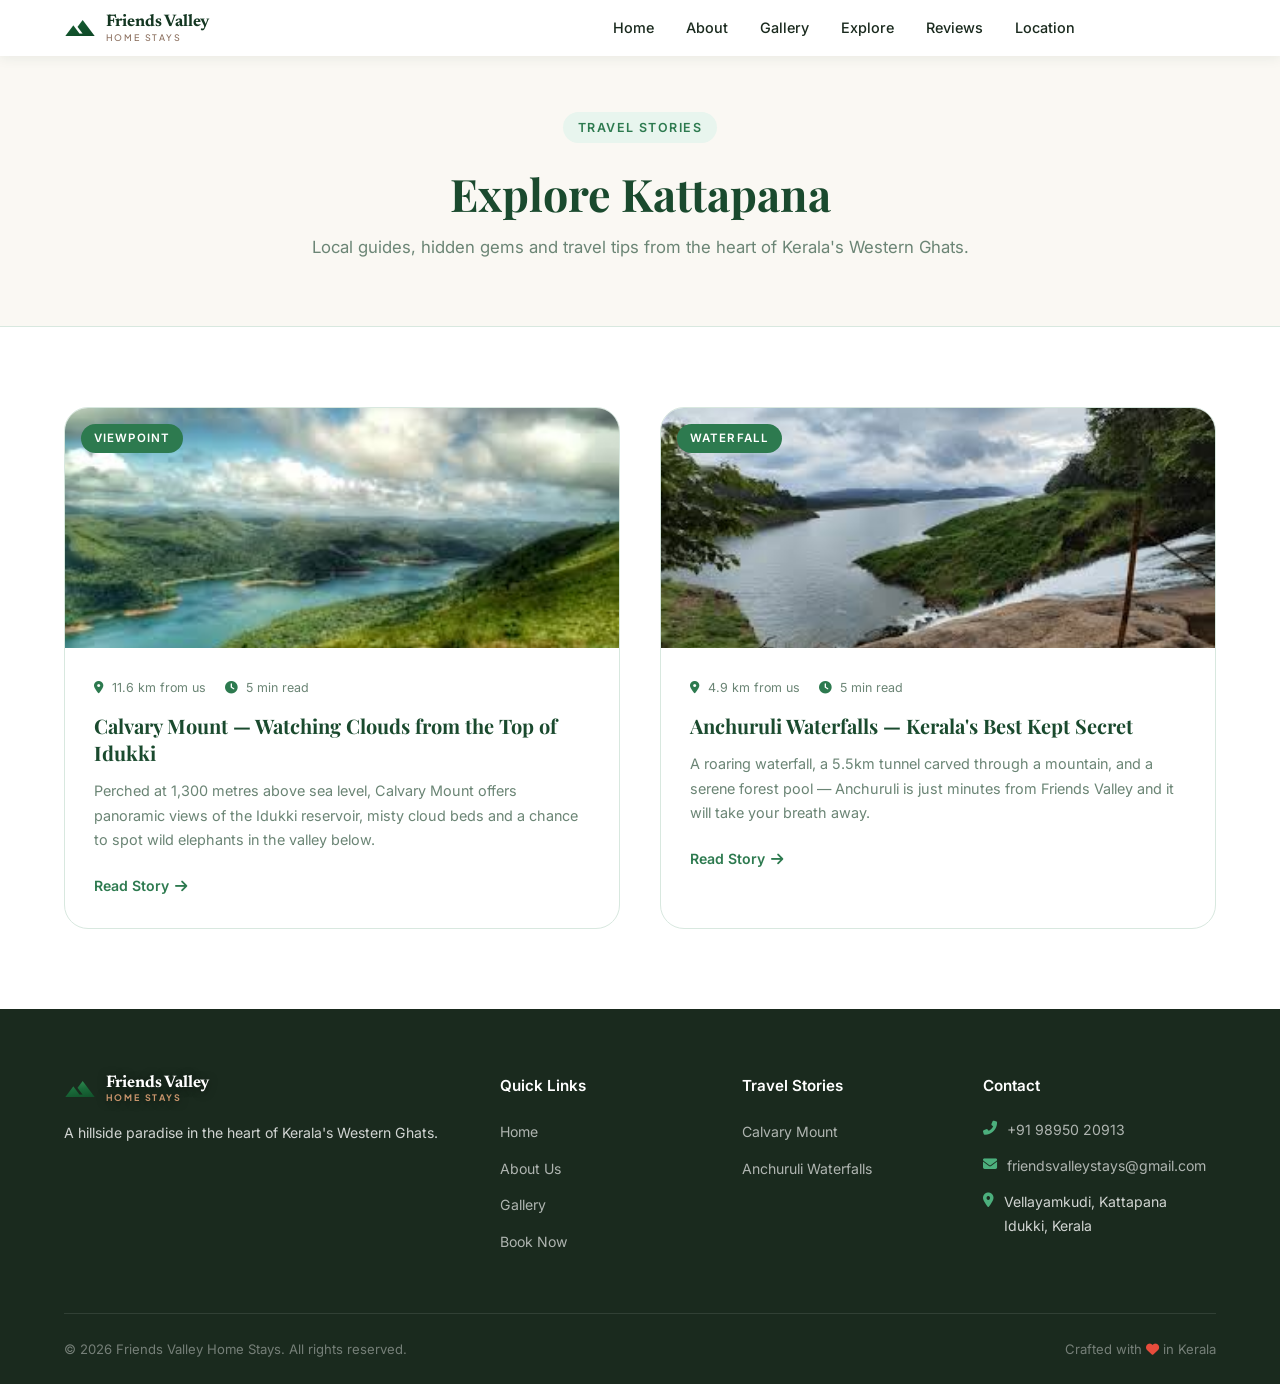
<file: blog/index.html>
<!DOCTYPE html>
<html lang="en">
<head>
  <meta charset="UTF-8" />
  <meta name="viewport" content="width=device-width, initial-scale=1.0" />
  <title>Travel Stories | Friends Valley Home Stays</title>
  <meta name="description" content="Explore Kattapana and the Western Ghats through our travel stories. Discover hidden gems, waterfalls, viewpoints and local tips near Friends Valley Home Stays." />
  <link rel="preconnect" href="https://fonts.googleapis.com" />
  <link rel="preconnect" href="https://fonts.gstatic.com" crossorigin />
  <link href="https://fonts.googleapis.com/css2?family=Playfair+Display:ital,wght@0,400;0,600;0,700;1,400&family=Inter:wght@300;400;500;600&family=Newsreader:ital,opsz,wght@0,6..72,400;0,6..72,700;1,6..72,400&family=Plus+Jakarta+Sans:wght@500;700&display=swap" rel="stylesheet" />
  <link rel="stylesheet" href="https://cdnjs.cloudflare.com/ajax/libs/font-awesome/6.5.0/css/all.min.css" />
  <link href="https://fonts.googleapis.com/css2?family=Material+Symbols+Outlined:opsz,wght,FILL,GRAD@24,400,1,0" rel="stylesheet" />
  <link rel="stylesheet" href="../css/styles.css" />
  <link rel="stylesheet" href="../css/blog.css" />
</head>
<body>

  <!-- NAVIGATION -->
  <nav class="navbar scrolled" id="navbar">
    <div class="nav-container">
      <a href="../index.html" class="nav-logo">
        <span class="logo-icon">
          <span class="material-symbols-outlined" aria-hidden="true">landscape</span>
        </span>
        <span class="logo-text">Friends Valley<span class="logo-sub">Home Stays</span></span>
      </a>
      <button class="nav-toggle" id="navToggle" aria-label="Toggle menu">
        <span></span><span></span><span></span>
      </button>
      <ul class="nav-links" id="navLinks">
        <li><a href="../index.html">Home</a></li>
        <li><a href="../index.html#about">About</a></li>
        <li><a href="../index.html#gallery">Gallery</a></li>
        <li><a href="../index.html#attractions">Explore</a></li>
        <li><a href="../index.html#reviews">Reviews</a></li>
        <li><a href="../index.html#location">Location</a></li>
        <li><a href="../index.html#book" class="nav-cta">Book Now</a></li>
      </ul>
    </div>
  </nav>

  <!-- PAGE HEADER -->
  <section class="blog-page-hero">
    <div class="container">
      <span class="section-label">Travel Stories</span>
      <h1 class="section-title">Explore Kattapana</h1>
      <p class="section-desc">Local guides, hidden gems and travel tips from the heart of Kerala's Western Ghats.</p>
    </div>
  </section>

  <!-- BLOG LISTING -->
  <section class="blog-listing">
    <div class="container">
      <div class="blog-grid">

        <article class="blog-card">
          <a href="calvary-mount.html" class="blog-card-img-link">
            <div class="blog-card-img" style="background-image:url('../assets/attractions/calvary-mount.jpg')">
              <span class="blog-tag">Viewpoint</span>
            </div>
          </a>
          <div class="blog-card-body">
            <div class="blog-meta">
              <span><i class="fas fa-map-marker-alt"></i> 11.6 km from us</span>
              <span><i class="fas fa-clock"></i> 5 min read</span>
            </div>
            <h2><a href="calvary-mount.html">Calvary Mount — Watching Clouds from the Top of Idukki</a></h2>
            <p>Perched at 1,300 metres above sea level, Calvary Mount offers panoramic views of the Idukki reservoir, misty cloud beds and a chance to spot wild elephants in the valley below.</p>
            <a href="calvary-mount.html" class="blog-read-more">Read Story <i class="fas fa-arrow-right"></i></a>
          </div>
        </article>

        <article class="blog-card">
          <a href="anchuruli-waterfalls.html" class="blog-card-img-link">
            <div class="blog-card-img" style="background-image:url('../assets/attractions/anchuruli-waterfalls.jpg')">
              <span class="blog-tag">Waterfall</span>
            </div>
          </a>
          <div class="blog-card-body">
            <div class="blog-meta">
              <span><i class="fas fa-map-marker-alt"></i> 4.9 km from us</span>
              <span><i class="fas fa-clock"></i> 5 min read</span>
            </div>
            <h2><a href="anchuruli-waterfalls.html">Anchuruli Waterfalls — Kerala's Best Kept Secret</a></h2>
            <p>A roaring waterfall, a 5.5km tunnel carved through a mountain, and a serene forest pool — Anchuruli is just minutes from Friends Valley and it will take your breath away.</p>
            <a href="anchuruli-waterfalls.html" class="blog-read-more">Read Story <i class="fas fa-arrow-right"></i></a>
          </div>
        </article>

      </div>
    </div>
  </section>

  <!-- FOOTER -->
  <footer class="footer">
    <div class="container">
      <div class="footer-grid">
        <div class="footer-brand">
          <span class="nav-logo" style="display:inline-flex;margin-bottom:1rem;">
            <span class="logo-icon"><span class="material-symbols-outlined" aria-hidden="true">landscape</span></span>
            <span class="logo-text">Friends Valley<span class="logo-sub">Home Stays</span></span>
          </span>
          <p>A hillside paradise in the heart of Kerala's Western Ghats.</p>
        </div>
        <div class="footer-links">
          <h4>Quick Links</h4>
          <ul>
            <li><a href="../index.html">Home</a></li>
            <li><a href="../index.html#about">About Us</a></li>
            <li><a href="../index.html#gallery">Gallery</a></li>
            <li><a href="../index.html#book">Book Now</a></li>
          </ul>
        </div>
        <div class="footer-links">
          <h4>Travel Stories</h4>
          <ul>
            <li><a href="calvary-mount.html">Calvary Mount</a></li>
            <li><a href="anchuruli-waterfalls.html">Anchuruli Waterfalls</a></li>
          </ul>
        </div>
        <div class="footer-contact">
          <h4>Contact</h4>
          <p><i class="fas fa-phone-alt"></i> <a href="tel:+919895020913">+91 98950 20913</a></p>
          <p><i class="fas fa-envelope"></i> <a href="mailto:friendsvalleystays@gmail.com">friendsvalleystays@gmail.com</a></p>
          <p><i class="fas fa-map-marker-alt"></i> Vellayamkudi, Kattapana<br />Idukki, Kerala</p>
        </div>
      </div>
      <div class="footer-bottom">
        <p>&copy; 2026 Friends Valley Home Stays. All rights reserved.</p>
        <p>Crafted with <i class="fas fa-heart" style="color:#e74c3c;"></i> in Kerala</p>
      </div>
    </div>
  </footer>

</body>
</html>
</file>
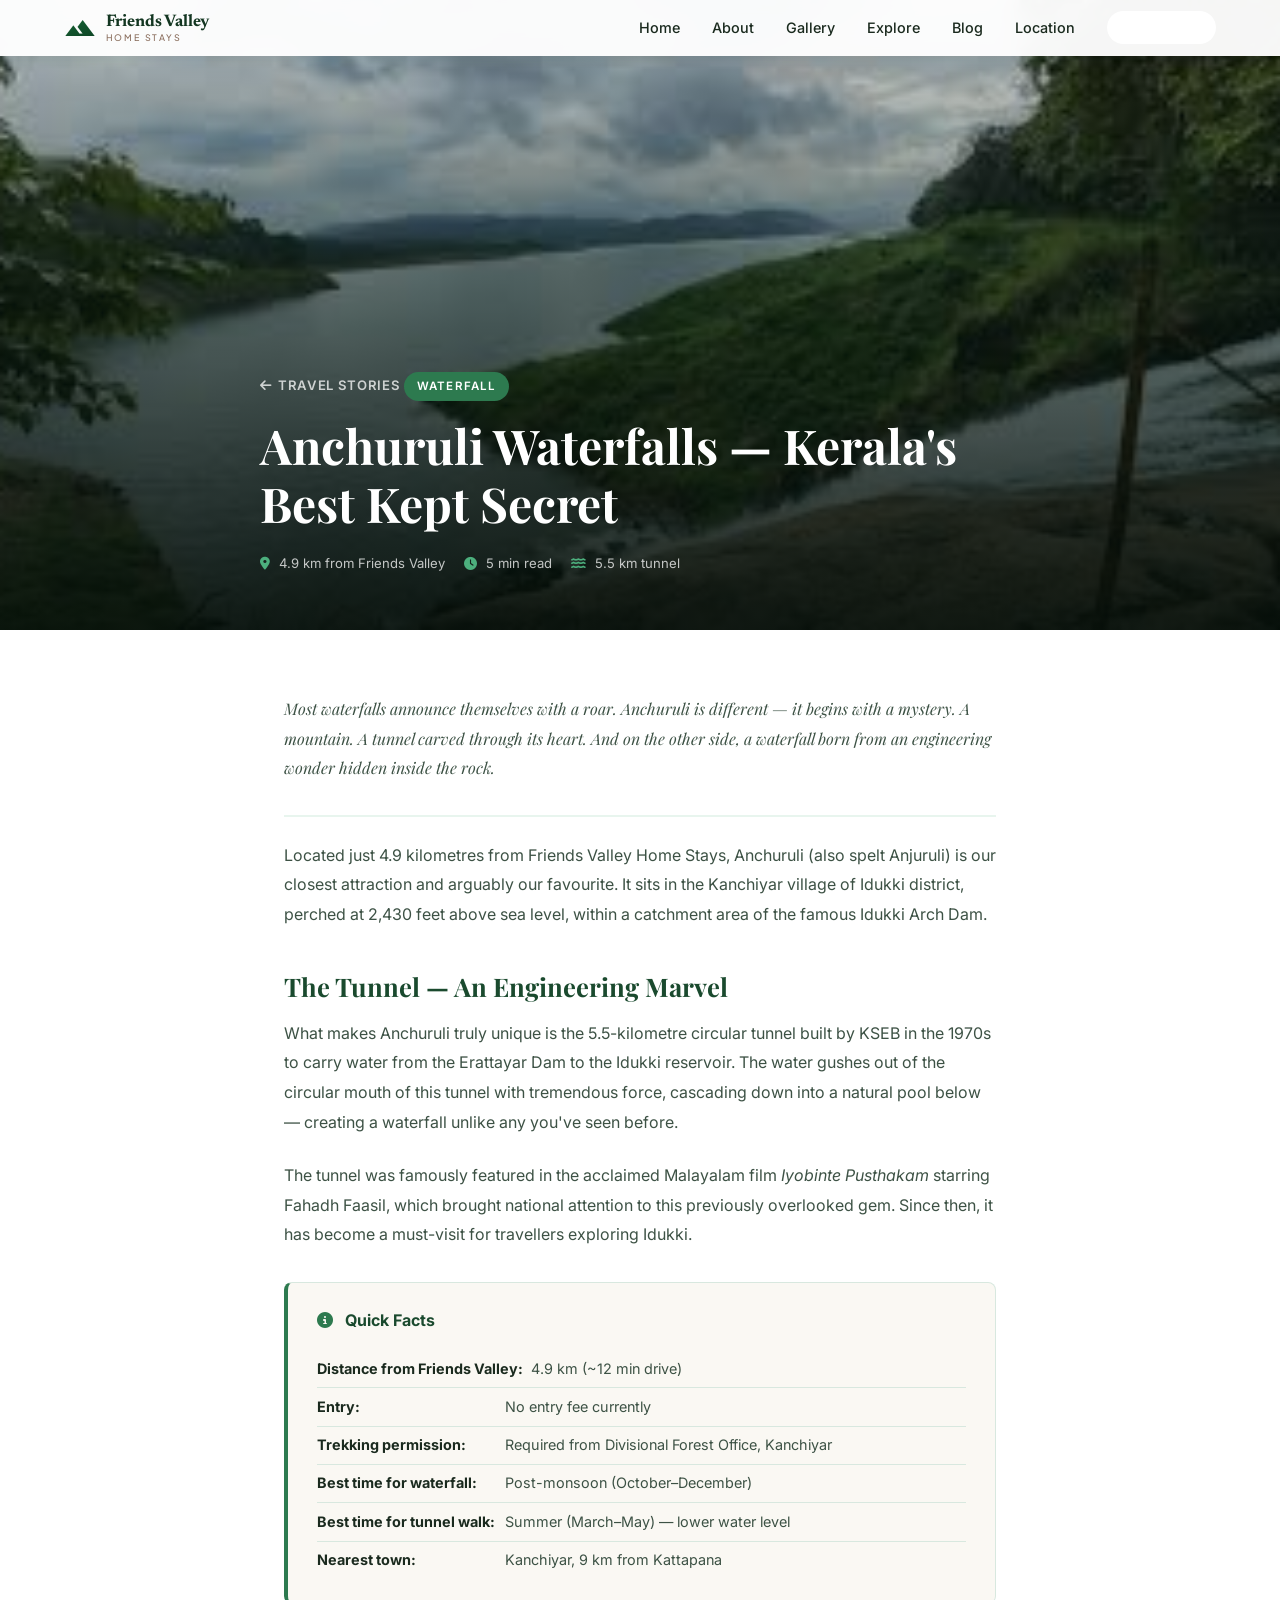
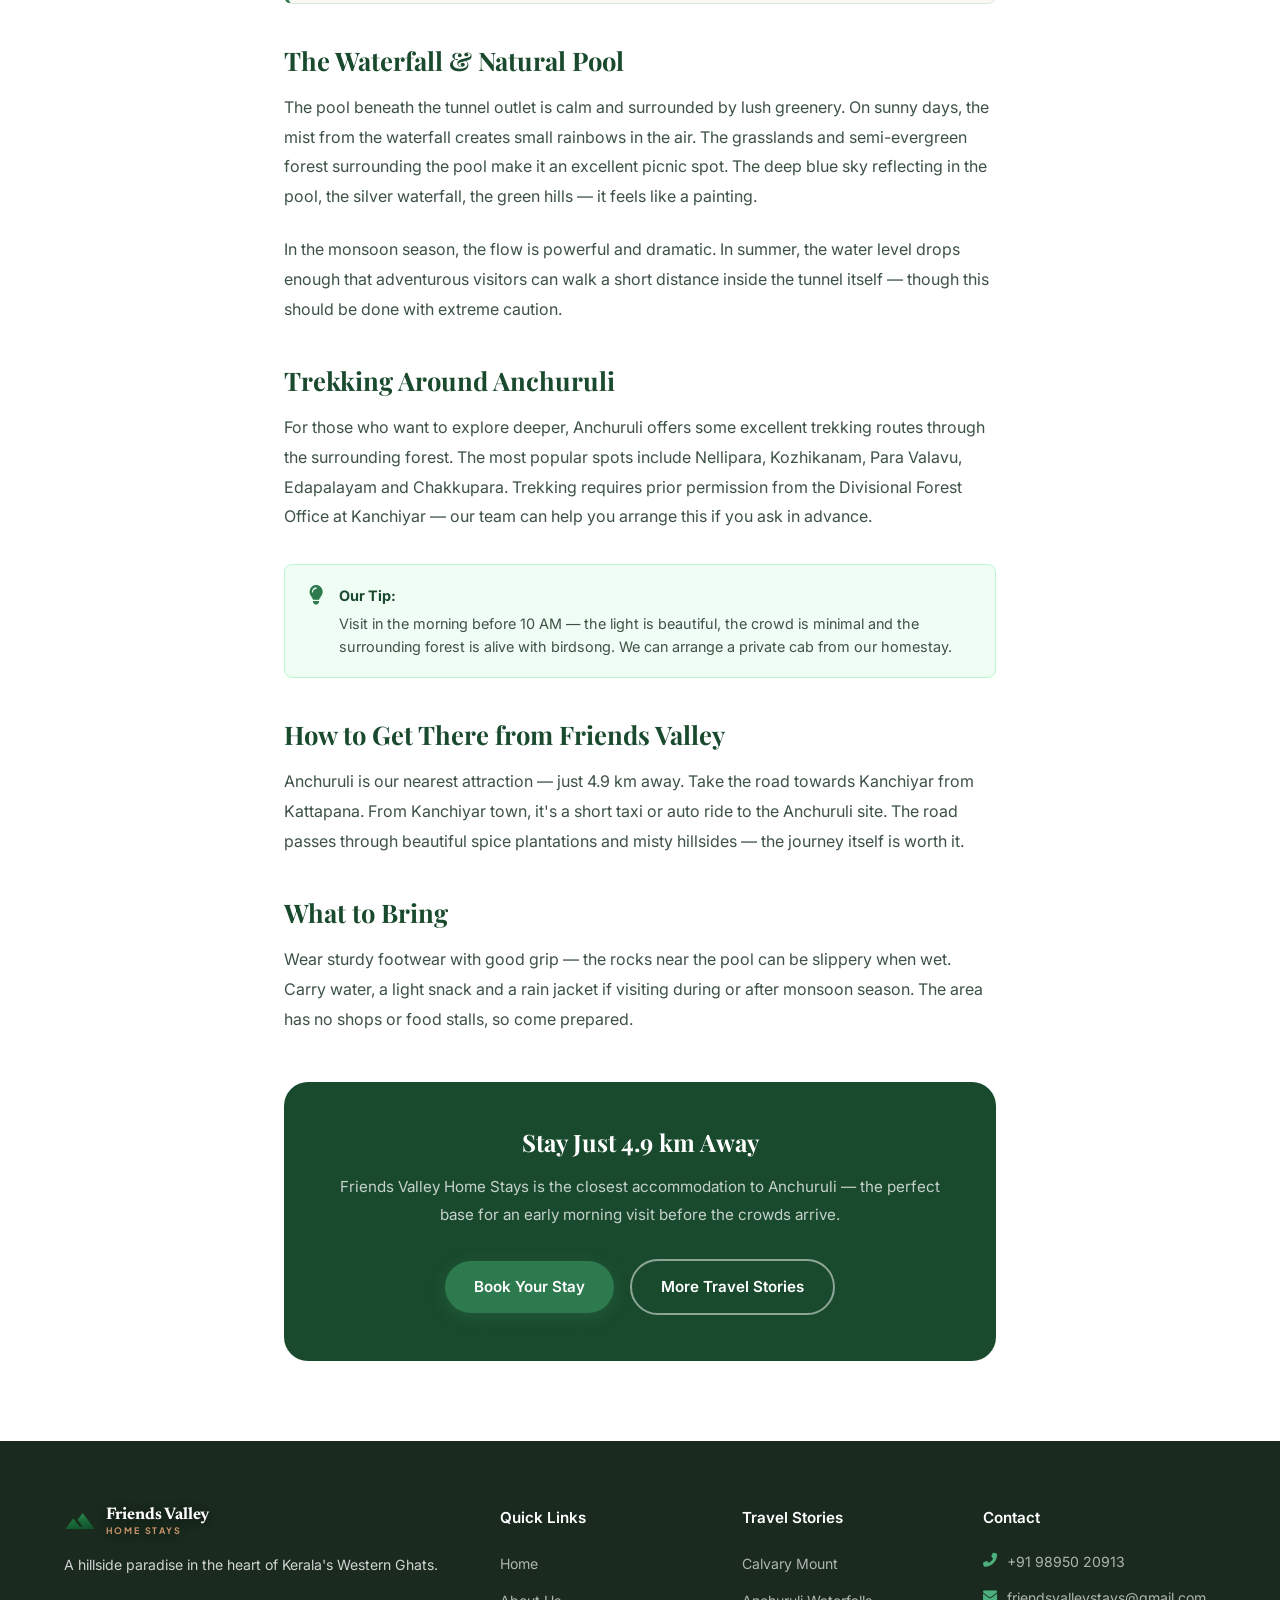
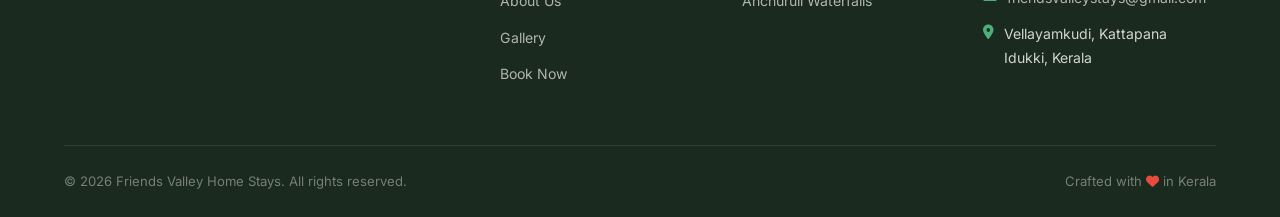
<file: blog/anchuruli-waterfalls.html>
<!DOCTYPE html>
<html lang="en">
<head>
  <meta charset="UTF-8" />
  <meta name="viewport" content="width=device-width, initial-scale=1.0" />
  <title>Anchuruli Waterfalls — Kerala's Best Kept Secret | Friends Valley Home Stays</title>
  <meta name="description" content="Everything you need to know about Anchuruli Waterfalls near Kattapana — the famous tunnel, trekking, best time to visit and how to get there from Friends Valley Home Stays." />
  <link rel="preconnect" href="https://fonts.googleapis.com" />
  <link rel="preconnect" href="https://fonts.gstatic.com" crossorigin />
  <link href="https://fonts.googleapis.com/css2?family=Playfair+Display:ital,wght@0,400;0,600;0,700;1,400&family=Inter:wght@300;400;500;600&family=Newsreader:ital,opsz,wght@0,6..72,400;0,6..72,700;1,6..72,400&family=Plus+Jakarta+Sans:wght@500;700&display=swap" rel="stylesheet" />
  <link rel="stylesheet" href="https://cdnjs.cloudflare.com/ajax/libs/font-awesome/6.5.0/css/all.min.css" />
  <link href="https://fonts.googleapis.com/css2?family=Material+Symbols+Outlined:opsz,wght,FILL,GRAD@24,400,1,0" rel="stylesheet" />
  <link rel="stylesheet" href="../css/styles.css" />
  <link rel="stylesheet" href="../css/blog.css" />
</head>
<body>

  <!-- NAVIGATION -->
  <nav class="navbar scrolled" id="navbar">
    <div class="nav-container">
      <a href="../index.html" class="nav-logo">
        <span class="logo-icon">
          <span class="material-symbols-outlined" aria-hidden="true">landscape</span>
        </span>
        <span class="logo-text">Friends Valley<span class="logo-sub">Home Stays</span></span>
      </a>
      <button class="nav-toggle" id="navToggle" aria-label="Toggle menu">
        <span></span><span></span><span></span>
      </button>
      <ul class="nav-links" id="navLinks">
        <li><a href="../index.html">Home</a></li>
        <li><a href="../index.html#about">About</a></li>
        <li><a href="../index.html#gallery">Gallery</a></li>
        <li><a href="../index.html#attractions">Explore</a></li>
        <li><a href="index.html">Blog</a></li>
        <li><a href="../index.html#location">Location</a></li>
        <li><a href="../index.html#book" class="nav-cta">Book Now</a></li>
      </ul>
    </div>
  </nav>

  <!-- POST HERO -->
  <section class="post-hero" style="background-image: url('../assets/attractions/anchuruli-waterfalls.jpg')">
    <div class="post-hero-overlay"></div>
    <div class="container post-hero-content">
      <a href="index.html" class="post-back"><i class="fas fa-arrow-left"></i> Travel Stories</a>
      <span class="blog-tag">Waterfall</span>
      <h1>Anchuruli Waterfalls — Kerala's Best Kept Secret</h1>
      <div class="post-meta">
        <span><i class="fas fa-map-marker-alt"></i> 4.9 km from Friends Valley</span>
        <span><i class="fas fa-clock"></i> 5 min read</span>
        <span><i class="fas fa-water"></i> 5.5 km tunnel</span>
      </div>
    </div>
  </section>

  <!-- POST CONTENT -->
  <article class="post-content">
    <div class="post-container">

      <p class="post-lead">Most waterfalls announce themselves with a roar. Anchuruli is different — it begins with a mystery. A mountain. A tunnel carved through its heart. And on the other side, a waterfall born from an engineering wonder hidden inside the rock.</p>

      <p>Located just 4.9 kilometres from Friends Valley Home Stays, Anchuruli (also spelt Anjuruli) is our closest attraction and arguably our favourite. It sits in the Kanchiyar village of Idukki district, perched at 2,430 feet above sea level, within a catchment area of the famous Idukki Arch Dam.</p>

      <h2>The Tunnel — An Engineering Marvel</h2>
      <p>What makes Anchuruli truly unique is the 5.5-kilometre circular tunnel built by KSEB in the 1970s to carry water from the Erattayar Dam to the Idukki reservoir. The water gushes out of the circular mouth of this tunnel with tremendous force, cascading down into a natural pool below — creating a waterfall unlike any you've seen before.</p>

      <p>The tunnel was famously featured in the acclaimed Malayalam film <em>Iyobinte Pusthakam</em> starring Fahadh Faasil, which brought national attention to this previously overlooked gem. Since then, it has become a must-visit for travellers exploring Idukki.</p>

      <div class="post-infobox">
        <h3><i class="fas fa-info-circle"></i> Quick Facts</h3>
        <ul>
          <li><strong>Distance from Friends Valley:</strong> 4.9 km (~12 min drive)</li>
          <li><strong>Entry:</strong> No entry fee currently</li>
          <li><strong>Trekking permission:</strong> Required from Divisional Forest Office, Kanchiyar</li>
          <li><strong>Best time for waterfall:</strong> Post-monsoon (October–December)</li>
          <li><strong>Best time for tunnel walk:</strong> Summer (March–May) — lower water level</li>
          <li><strong>Nearest town:</strong> Kanchiyar, 9 km from Kattapana</li>
        </ul>
      </div>

      <h2>The Waterfall & Natural Pool</h2>
      <p>The pool beneath the tunnel outlet is calm and surrounded by lush greenery. On sunny days, the mist from the waterfall creates small rainbows in the air. The grasslands and semi-evergreen forest surrounding the pool make it an excellent picnic spot. The deep blue sky reflecting in the pool, the silver waterfall, the green hills — it feels like a painting.</p>

      <p>In the monsoon season, the flow is powerful and dramatic. In summer, the water level drops enough that adventurous visitors can walk a short distance inside the tunnel itself — though this should be done with extreme caution.</p>

      <h2>Trekking Around Anchuruli</h2>
      <p>For those who want to explore deeper, Anchuruli offers some excellent trekking routes through the surrounding forest. The most popular spots include Nellipara, Kozhikanam, Para Valavu, Edapalayam and Chakkupara. Trekking requires prior permission from the Divisional Forest Office at Kanchiyar — our team can help you arrange this if you ask in advance.</p>

      <div class="post-tip">
        <i class="fas fa-lightbulb"></i>
        <div>
          <strong>Our Tip:</strong> Visit in the morning before 10 AM — the light is beautiful, the crowd is minimal and the surrounding forest is alive with birdsong. We can arrange a private cab from our homestay.
        </div>
      </div>

      <h2>How to Get There from Friends Valley</h2>
      <p>Anchuruli is our nearest attraction — just 4.9 km away. Take the road towards Kanchiyar from Kattapana. From Kanchiyar town, it's a short taxi or auto ride to the Anchuruli site. The road passes through beautiful spice plantations and misty hillsides — the journey itself is worth it.</p>

      <h2>What to Bring</h2>
      <p>Wear sturdy footwear with good grip — the rocks near the pool can be slippery when wet. Carry water, a light snack and a rain jacket if visiting during or after monsoon season. The area has no shops or food stalls, so come prepared.</p>

      <div class="post-cta">
        <h3>Stay Just 4.9 km Away</h3>
        <p>Friends Valley Home Stays is the closest accommodation to Anchuruli — the perfect base for an early morning visit before the crowds arrive.</p>
        <a href="../index.html#book" class="btn btn-primary">Book Your Stay</a>
        <a href="index.html" class="btn btn-outline-green">More Travel Stories</a>
      </div>

    </div>
  </article>

  <!-- FOOTER -->
  <footer class="footer">
    <div class="container">
      <div class="footer-grid">
        <div class="footer-brand">
          <span class="nav-logo" style="display:inline-flex;margin-bottom:1rem;">
            <span class="logo-icon"><span class="material-symbols-outlined" aria-hidden="true">landscape</span></span>
            <span class="logo-text">Friends Valley<span class="logo-sub">Home Stays</span></span>
          </span>
          <p>A hillside paradise in the heart of Kerala's Western Ghats.</p>
        </div>
        <div class="footer-links">
          <h4>Quick Links</h4>
          <ul>
            <li><a href="../index.html">Home</a></li>
            <li><a href="../index.html#about">About Us</a></li>
            <li><a href="../index.html#gallery">Gallery</a></li>
            <li><a href="../index.html#book">Book Now</a></li>
          </ul>
        </div>
        <div class="footer-links">
          <h4>Travel Stories</h4>
          <ul>
            <li><a href="calvary-mount.html">Calvary Mount</a></li>
            <li><a href="anchuruli-waterfalls.html">Anchuruli Waterfalls</a></li>
          </ul>
        </div>
        <div class="footer-contact">
          <h4>Contact</h4>
          <p><i class="fas fa-phone-alt"></i> <a href="tel:+919895020913">+91 98950 20913</a></p>
          <p><i class="fas fa-envelope"></i> <a href="mailto:friendsvalleystays@gmail.com">friendsvalleystays@gmail.com</a></p>
          <p><i class="fas fa-map-marker-alt"></i> Vellayamkudi, Kattapana<br />Idukki, Kerala</p>
        </div>
      </div>
      <div class="footer-bottom">
        <p>&copy; 2026 Friends Valley Home Stays. All rights reserved.</p>
        <p>Crafted with <i class="fas fa-heart" style="color:#e74c3c;"></i> in Kerala</p>
      </div>
    </div>
  </footer>

</body>
</html>
</file>
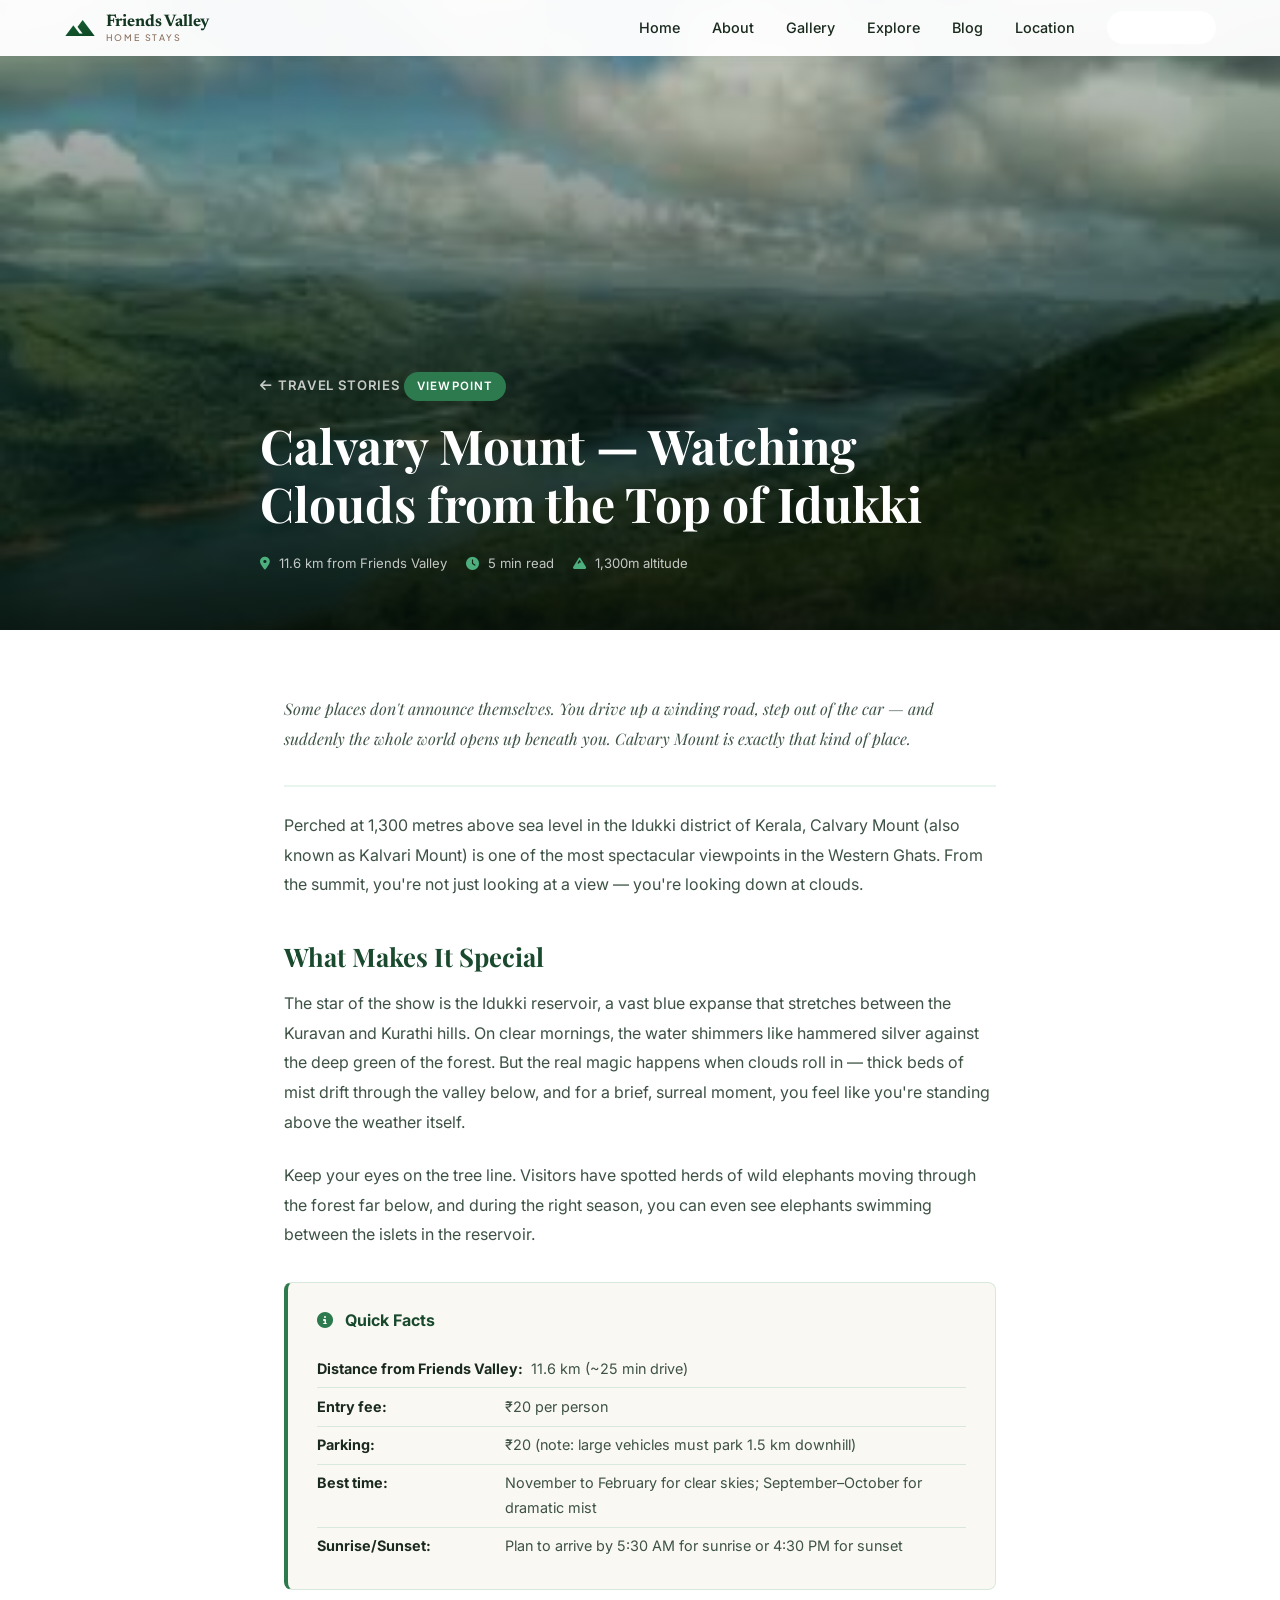
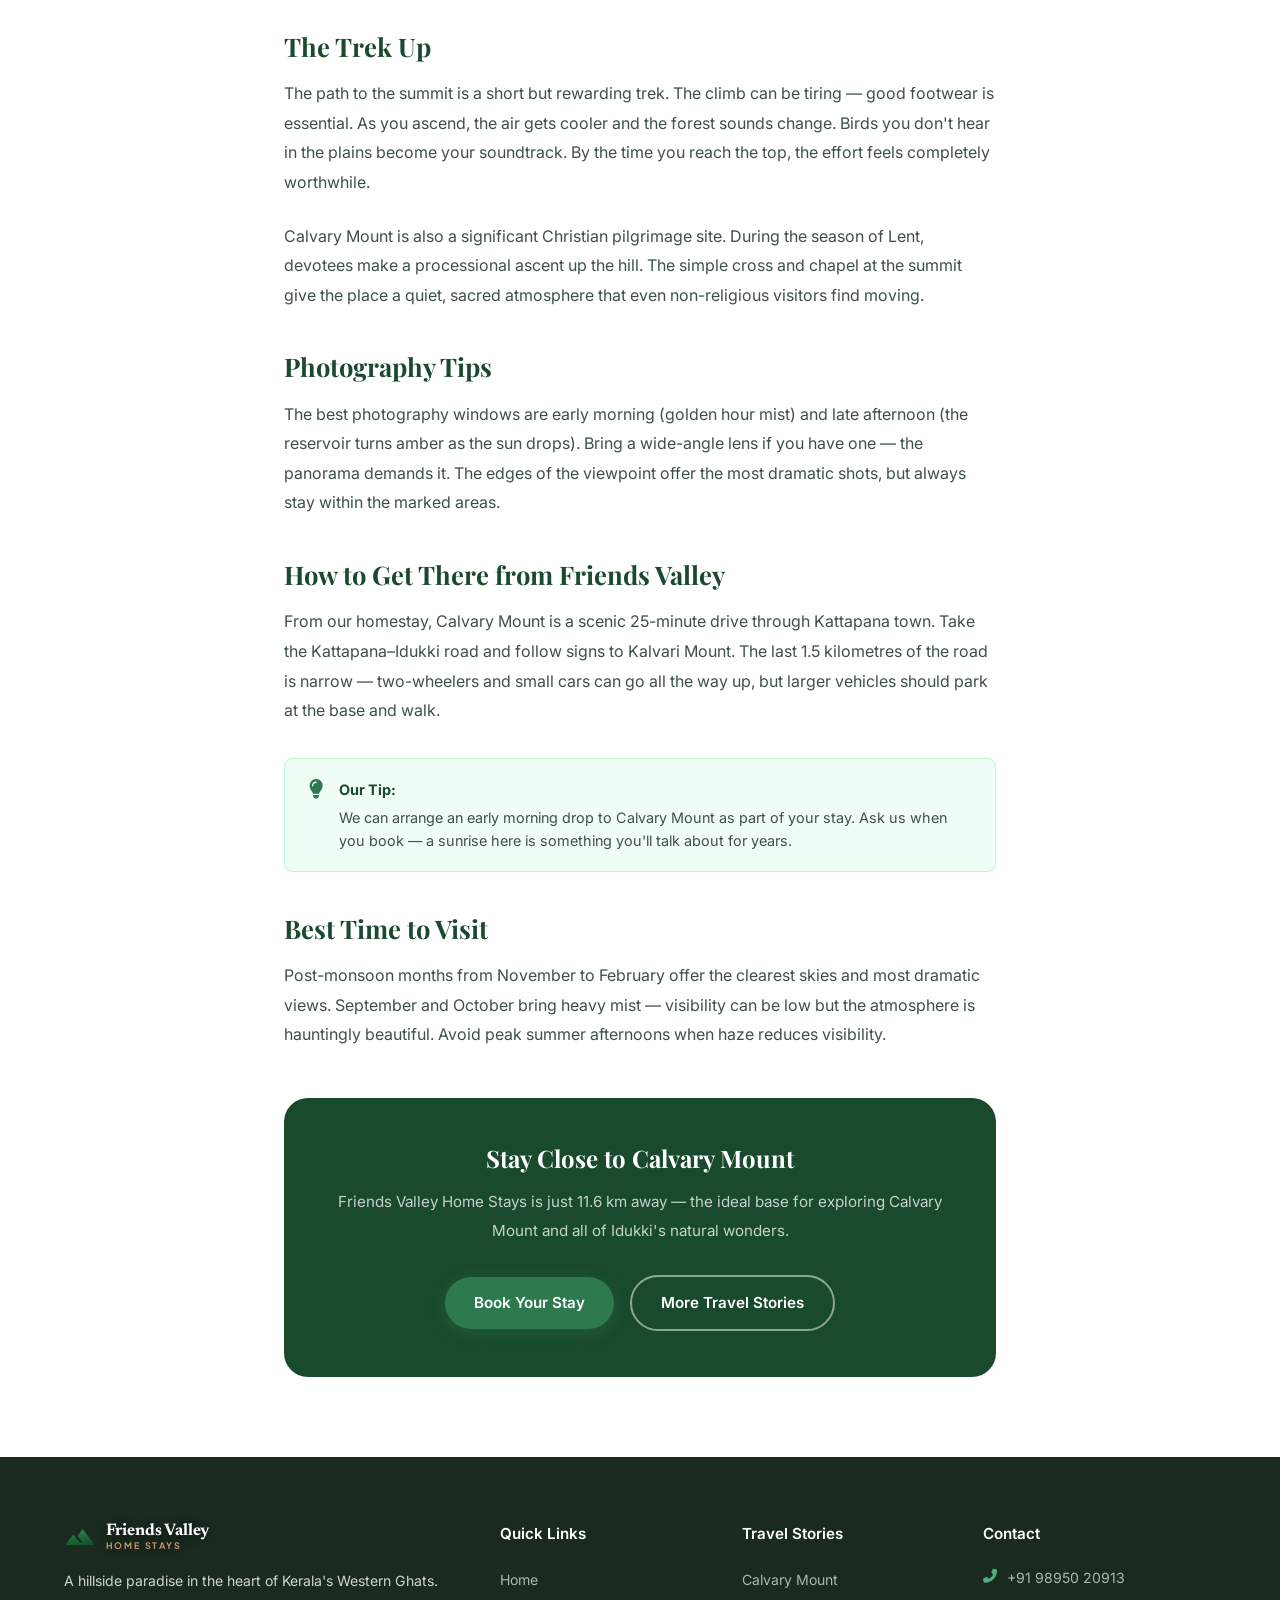
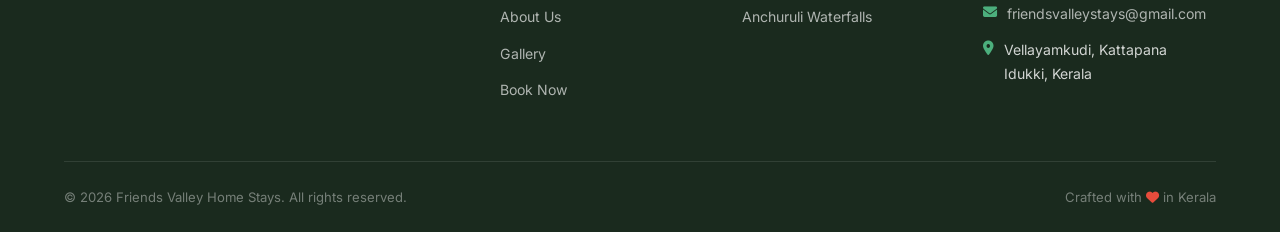
<file: blog/calvary-mount.html>
<!DOCTYPE html>
<html lang="en">
<head>
  <meta charset="UTF-8" />
  <meta name="viewport" content="width=device-width, initial-scale=1.0" />
  <title>Calvary Mount — Watching Clouds from the Top of Idukki | Friends Valley Home Stays</title>
  <meta name="description" content="A complete travel guide to Calvary Mount near Kattapana — viewpoints, trekking tips, best time to visit, entry fees and how to get there from Friends Valley Home Stays." />
  <link rel="preconnect" href="https://fonts.googleapis.com" />
  <link rel="preconnect" href="https://fonts.gstatic.com" crossorigin />
  <link href="https://fonts.googleapis.com/css2?family=Playfair+Display:ital,wght@0,400;0,600;0,700;1,400&family=Inter:wght@300;400;500;600&family=Newsreader:ital,opsz,wght@0,6..72,400;0,6..72,700;1,6..72,400&family=Plus+Jakarta+Sans:wght@500;700&display=swap" rel="stylesheet" />
  <link rel="stylesheet" href="https://cdnjs.cloudflare.com/ajax/libs/font-awesome/6.5.0/css/all.min.css" />
  <link href="https://fonts.googleapis.com/css2?family=Material+Symbols+Outlined:opsz,wght,FILL,GRAD@24,400,1,0" rel="stylesheet" />
  <link rel="stylesheet" href="../css/styles.css" />
  <link rel="stylesheet" href="../css/blog.css" />
</head>
<body>

  <!-- NAVIGATION -->
  <nav class="navbar scrolled" id="navbar">
    <div class="nav-container">
      <a href="../index.html" class="nav-logo">
        <span class="logo-icon">
          <span class="material-symbols-outlined" aria-hidden="true">landscape</span>
        </span>
        <span class="logo-text">Friends Valley<span class="logo-sub">Home Stays</span></span>
      </a>
      <button class="nav-toggle" id="navToggle" aria-label="Toggle menu">
        <span></span><span></span><span></span>
      </button>
      <ul class="nav-links" id="navLinks">
        <li><a href="../index.html">Home</a></li>
        <li><a href="../index.html#about">About</a></li>
        <li><a href="../index.html#gallery">Gallery</a></li>
        <li><a href="../index.html#attractions">Explore</a></li>
        <li><a href="index.html">Blog</a></li>
        <li><a href="../index.html#location">Location</a></li>
        <li><a href="../index.html#book" class="nav-cta">Book Now</a></li>
      </ul>
    </div>
  </nav>

  <!-- POST HERO -->
  <section class="post-hero" style="background-image: url('../assets/attractions/calvary-mount.jpg')">
    <div class="post-hero-overlay"></div>
    <div class="container post-hero-content">
      <a href="index.html" class="post-back"><i class="fas fa-arrow-left"></i> Travel Stories</a>
      <span class="blog-tag">Viewpoint</span>
      <h1>Calvary Mount — Watching Clouds from the Top of Idukki</h1>
      <div class="post-meta">
        <span><i class="fas fa-map-marker-alt"></i> 11.6 km from Friends Valley</span>
        <span><i class="fas fa-clock"></i> 5 min read</span>
        <span><i class="fas fa-mountain"></i> 1,300m altitude</span>
      </div>
    </div>
  </section>

  <!-- POST CONTENT -->
  <article class="post-content">
    <div class="post-container">

      <p class="post-lead">Some places don't announce themselves. You drive up a winding road, step out of the car — and suddenly the whole world opens up beneath you. Calvary Mount is exactly that kind of place.</p>

      <p>Perched at 1,300 metres above sea level in the Idukki district of Kerala, Calvary Mount (also known as Kalvari Mount) is one of the most spectacular viewpoints in the Western Ghats. From the summit, you're not just looking at a view — you're looking down at clouds.</p>

      <h2>What Makes It Special</h2>
      <p>The star of the show is the Idukki reservoir, a vast blue expanse that stretches between the Kuravan and Kurathi hills. On clear mornings, the water shimmers like hammered silver against the deep green of the forest. But the real magic happens when clouds roll in — thick beds of mist drift through the valley below, and for a brief, surreal moment, you feel like you're standing above the weather itself.</p>

      <p>Keep your eyes on the tree line. Visitors have spotted herds of wild elephants moving through the forest far below, and during the right season, you can even see elephants swimming between the islets in the reservoir.</p>

      <div class="post-infobox">
        <h3><i class="fas fa-info-circle"></i> Quick Facts</h3>
        <ul>
          <li><strong>Distance from Friends Valley:</strong> 11.6 km (~25 min drive)</li>
          <li><strong>Entry fee:</strong> ₹20 per person</li>
          <li><strong>Parking:</strong> ₹20 (note: large vehicles must park 1.5 km downhill)</li>
          <li><strong>Best time:</strong> November to February for clear skies; September–October for dramatic mist</li>
          <li><strong>Sunrise/Sunset:</strong> Plan to arrive by 5:30 AM for sunrise or 4:30 PM for sunset</li>
        </ul>
      </div>

      <h2>The Trek Up</h2>
      <p>The path to the summit is a short but rewarding trek. The climb can be tiring — good footwear is essential. As you ascend, the air gets cooler and the forest sounds change. Birds you don't hear in the plains become your soundtrack. By the time you reach the top, the effort feels completely worthwhile.</p>

      <p>Calvary Mount is also a significant Christian pilgrimage site. During the season of Lent, devotees make a processional ascent up the hill. The simple cross and chapel at the summit give the place a quiet, sacred atmosphere that even non-religious visitors find moving.</p>

      <h2>Photography Tips</h2>
      <p>The best photography windows are early morning (golden hour mist) and late afternoon (the reservoir turns amber as the sun drops). Bring a wide-angle lens if you have one — the panorama demands it. The edges of the viewpoint offer the most dramatic shots, but always stay within the marked areas.</p>

      <h2>How to Get There from Friends Valley</h2>
      <p>From our homestay, Calvary Mount is a scenic 25-minute drive through Kattapana town. Take the Kattapana–Idukki road and follow signs to Kalvari Mount. The last 1.5 kilometres of the road is narrow — two-wheelers and small cars can go all the way up, but larger vehicles should park at the base and walk.</p>

      <div class="post-tip">
        <i class="fas fa-lightbulb"></i>
        <div>
          <strong>Our Tip:</strong> We can arrange an early morning drop to Calvary Mount as part of your stay. Ask us when you book — a sunrise here is something you'll talk about for years.
        </div>
      </div>

      <h2>Best Time to Visit</h2>
      <p>Post-monsoon months from November to February offer the clearest skies and most dramatic views. September and October bring heavy mist — visibility can be low but the atmosphere is hauntingly beautiful. Avoid peak summer afternoons when haze reduces visibility.</p>

      <div class="post-cta">
        <h3>Stay Close to Calvary Mount</h3>
        <p>Friends Valley Home Stays is just 11.6 km away — the ideal base for exploring Calvary Mount and all of Idukki's natural wonders.</p>
        <a href="../index.html#book" class="btn btn-primary">Book Your Stay</a>
        <a href="index.html" class="btn btn-outline-green">More Travel Stories</a>
      </div>

    </div>
  </article>

  <!-- FOOTER -->
  <footer class="footer">
    <div class="container">
      <div class="footer-grid">
        <div class="footer-brand">
          <span class="nav-logo" style="display:inline-flex;margin-bottom:1rem;">
            <span class="logo-icon"><span class="material-symbols-outlined" aria-hidden="true">landscape</span></span>
            <span class="logo-text">Friends Valley<span class="logo-sub">Home Stays</span></span>
          </span>
          <p>A hillside paradise in the heart of Kerala's Western Ghats.</p>
        </div>
        <div class="footer-links">
          <h4>Quick Links</h4>
          <ul>
            <li><a href="../index.html">Home</a></li>
            <li><a href="../index.html#about">About Us</a></li>
            <li><a href="../index.html#gallery">Gallery</a></li>
            <li><a href="../index.html#book">Book Now</a></li>
          </ul>
        </div>
        <div class="footer-links">
          <h4>Travel Stories</h4>
          <ul>
            <li><a href="calvary-mount.html">Calvary Mount</a></li>
            <li><a href="anchuruli-waterfalls.html">Anchuruli Waterfalls</a></li>
          </ul>
        </div>
        <div class="footer-contact">
          <h4>Contact</h4>
          <p><i class="fas fa-phone-alt"></i> <a href="tel:+919895020913">+91 98950 20913</a></p>
          <p><i class="fas fa-envelope"></i> <a href="mailto:friendsvalleystays@gmail.com">friendsvalleystays@gmail.com</a></p>
          <p><i class="fas fa-map-marker-alt"></i> Vellayamkudi, Kattapana<br />Idukki, Kerala</p>
        </div>
      </div>
      <div class="footer-bottom">
        <p>&copy; 2026 Friends Valley Home Stays. All rights reserved.</p>
        <p>Crafted with <i class="fas fa-heart" style="color:#e74c3c;"></i> in Kerala</p>
      </div>
    </div>
  </footer>

</body>
</html>
</file>
<file: css/styles.css>
/* ============================================================
   FRIENDS VALLEY HOME STAY — Main Stylesheet
   ============================================================ */

:root {
  --green-dark:   #1a4a2e;
  --green-mid:    #2d7a4f;
  --green-light:  #4caf7d;
  --green-pale:   #e8f5ee;
  --gold:         #c8973a;
  --gold-light:   #f5d78e;
  --cream:        #faf8f3;
  --white:        #ffffff;
  --text-dark:    #1a2a1e;
  --text-mid:     #3d5245;
  --text-light:   #6b8575;
  --border:       #d8e8df;
  --shadow-sm:    0 2px 12px rgba(30,70,45,.08);
  --shadow-md:    0 8px 32px rgba(30,70,45,.14);
  --shadow-lg:    0 20px 60px rgba(30,70,45,.18);
  --radius-sm:    8px;
  --radius-md:    16px;
  --radius-lg:    24px;
  --transition:   all .3s cubic-bezier(.4,0,.2,1);
}

*, *::before, *::after { box-sizing: border-box; margin: 0; padding: 0; }

html { scroll-behavior: smooth; font-size: 16px; }

body {
  font-family: 'Inter', system-ui, sans-serif;
  color: var(--text-dark);
  background: var(--white);
  line-height: 1.7;
  overflow-x: hidden;
}

img { max-width: 100%; height: auto; display: block; }
a  { text-decoration: none; color: inherit; }
ul { list-style: none; }

.container {
  max-width: 1200px;
  margin: 0 auto;
  padding: 0 1.5rem;
}

/* ── Section Shared ── */
.section-header {
  text-align: center;
  max-width: 680px;
  margin: 0 auto 3.5rem;
}
.section-label {
  display: inline-block;
  font-size: .78rem;
  font-weight: 600;
  letter-spacing: .12em;
  text-transform: uppercase;
  color: var(--green-mid);
  background: var(--green-pale);
  padding: .3rem .9rem;
  border-radius: 50px;
  margin-bottom: 1rem;
}
.section-title {
  font-family: 'Playfair Display', Georgia, serif;
  font-size: clamp(1.9rem, 4vw, 2.8rem);
  font-weight: 700;
  color: var(--green-dark);
  line-height: 1.2;
  margin-bottom: .8rem;
}
.section-desc {
  color: var(--text-light);
  font-size: 1.05rem;
}

/* ── Buttons ── */
.btn {
  display: inline-flex;
  align-items: center;
  gap: .5rem;
  padding: .8rem 1.8rem;
  border-radius: 50px;
  font-weight: 600;
  font-size: .95rem;
  cursor: pointer;
  transition: var(--transition);
  border: none;
}
.btn-primary {
  background: var(--green-mid);
  color: var(--white);
  box-shadow: 0 4px 16px rgba(45,122,79,.35);
}
.btn-primary:hover { background: var(--green-dark); transform: translateY(-2px); box-shadow: 0 8px 24px rgba(45,122,79,.45); }
.btn-outline {
  background: transparent;
  color: var(--white);
  border: 2px solid rgba(255,255,255,.7);
  backdrop-filter: blur(4px);
}
.btn-outline:hover { background: rgba(255,255,255,.15); border-color: var(--white); }

/* ============================================================
   NAVBAR
   ============================================================ */
.navbar {
  position: fixed;
  top: 0; left: 0; right: 0;
  z-index: 1000;
  padding: 1.2rem 0;
  transition: var(--transition);
}
.navbar.scrolled {
  background: rgba(255,255,255,.96);
  backdrop-filter: blur(12px);
  padding: .75rem 0;
  box-shadow: var(--shadow-sm);
}
/* Logo on dark background (transparent nav over hero) */
.navbar:not(.scrolled) .logo-text { color: #ffffff; text-shadow: 0 1px 8px rgba(0,0,0,0.5); }
.navbar:not(.scrolled) .logo-sub  { color: #c9956c; letter-spacing: .2em; font-weight: 700; }
.navbar:not(.scrolled) .logo-icon .material-symbols-outlined {
  background: linear-gradient(170deg, #4caf6e 0%, #1a6b3a 50%, #0a3d1e 100%);
  -webkit-background-clip: text;
  -webkit-text-fill-color: transparent;
  background-clip: text;
}

/* Logo on white background (scrolled) */
.navbar.scrolled .logo-text { color: #133621; }
.navbar.scrolled .logo-sub  { color: #8b6f5e; }
.navbar.scrolled .logo-icon  { color: #2a4d36; }

.navbar.scrolled .nav-logo,
.navbar.scrolled .nav-links a { color: var(--text-dark); }
.navbar.scrolled .nav-links a:hover { color: var(--green-mid); }
.navbar.scrolled .nav-cta { background: var(--green-mid); color: var(--white) !important; }
.navbar.scrolled .nav-toggle span { background: var(--text-dark); }

.nav-container {
  max-width: 1200px;
  margin: 0 auto;
  padding: 0 1.5rem;
  display: flex;
  align-items: center;
  justify-content: space-between;
}

.nav-logo {
  display: flex;
  align-items: center;
  gap: .6rem;
  color: #133621;
  font-weight: 700;
  text-decoration: none;
}
.logo-icon {
  display: flex;
  align-items: center;
  justify-content: center;
  color: #2a4d36;
  flex-shrink: 0;
}
.logo-icon .material-symbols-outlined {
  font-size: 2rem;
  font-variation-settings: 'FILL' 1, 'wght' 400;
  background: linear-gradient(160deg, #1a6b3a 0%, #0a3d20 100%);
  -webkit-background-clip: text;
  -webkit-text-fill-color: transparent;
  background-clip: text;
}
.logo-text {
  font-family: 'Newsreader', Georgia, serif;
  font-size: 1.05rem;
  font-weight: 700;
  line-height: 1.15;
  color: #133621;
  letter-spacing: -.01em;
}
.logo-sub { display: block; font-size: .56rem; font-family: 'Plus Jakarta Sans', sans-serif; font-weight: 500; letter-spacing: .2em; text-transform: uppercase; color: #8b6f5e; opacity: 1; }

.nav-links {
  display: flex;
  align-items: center;
  gap: 2rem;
}
.nav-links a {
  color: rgba(255,255,255,.9);
  font-size: .9rem;
  font-weight: 500;
  transition: var(--transition);
  position: relative;
}
.nav-links a::after {
  content: '';
  position: absolute;
  bottom: -4px; left: 0;
  width: 0; height: 2px;
  background: var(--green-light);
  transition: width .3s;
}
.nav-links a:hover::after, .nav-links a.active::after { width: 100%; }
.nav-cta {
  background: var(--white) !important;
  color: var(--green-dark) !important;
  padding: .5rem 1.2rem;
  border-radius: 50px;
  font-weight: 600 !important;
}
.nav-cta::after { display: none !important; }

.nav-toggle {
  display: none;
  flex-direction: column;
  gap: 5px;
  background: none;
  border: none;
  cursor: pointer;
  padding: .3rem;
}
.nav-toggle span {
  display: block;
  width: 24px; height: 2px;
  background: var(--white);
  border-radius: 2px;
  transition: var(--transition);
}

/* ============================================================
   HERO
   ============================================================ */
.hero {
  position: relative;
  height: 100vh;
  min-height: 620px;
  display: flex;
  align-items: center;
  justify-content: center;
  overflow: hidden;
}

.hero-slider {
  position: absolute;
  inset: 0;
}
.hero-slide {
  position: absolute;
  inset: 0;
  background-size: cover;
  background-position: center;
  opacity: 0;
  transition: opacity 1.2s ease-in-out;
  transform: scale(1.05);
  animation: kenBurns 8s ease-in-out infinite alternate;
}
.hero-slide.active { opacity: 1; }

@keyframes kenBurns {
  from { transform: scale(1); }
  to   { transform: scale(1.08); }
}

.hero-overlay {
  position: absolute;
  inset: 0;
  background: linear-gradient(
    135deg,
    rgba(5,15,10,.88) 0%,
    rgba(10,30,20,.70) 50%,
    rgba(5,15,10,.82) 100%
  );
}

.hero-content {
  position: relative;
  z-index: 2;
  text-align: center;
  color: var(--white);
  max-width: 780px;
  padding: 0 1.5rem;
}
.hero-tagline {
  font-size: .78rem;
  font-weight: 500;
  letter-spacing: .18em;
  text-transform: uppercase;
  opacity: .8;
  margin-bottom: .4rem;
}
.hero-title {
  font-family: 'Playfair Display', serif;
  font-size: clamp(2rem, 5.5vw, 3.8rem);
  font-weight: 700;
  line-height: 1.15;
  margin-bottom: .9rem;
  text-shadow: 0 2px 20px rgba(0,0,0,.3);
}
.hero-title em { font-style: italic; color: var(--gold-light); }
.hero-subtitle {
  font-size: clamp(.9rem, 2vw, 1.05rem);
  opacity: .9;
  margin-bottom: 1.6rem;
  max-width: 500px;
  margin-left: auto;
  margin-right: auto;
}
.hero-actions { display: flex; gap: .8rem; justify-content: center; flex-wrap: wrap; margin-bottom: 2rem; }
.hero-badges {
  display: flex;
  gap: 1rem;
  justify-content: center;
  flex-wrap: wrap;
}
.hero-badges span {
  display: inline-flex;
  align-items: center;
  gap: .4rem;
  font-size: .82rem;
  background: rgba(255,255,255,.15);
  backdrop-filter: blur(6px);
  border: 1px solid rgba(255,255,255,.25);
  padding: .4rem 1rem;
  border-radius: 50px;
}
.hero-badges span i { color: var(--gold-light); }

.hero-scroll-hint {
  position: absolute;
  bottom: 2.5rem; left: 50%;
  transform: translateX(-50%);
  z-index: 2;
  color: rgba(255,255,255,.7);
  font-size: .8rem;
  display: flex;
  flex-direction: column;
  align-items: center;
  gap: .4rem;
  animation: bounce 2s ease-in-out infinite;
}
@keyframes bounce {
  0%, 100% { transform: translateX(-50%) translateY(0); }
  50%       { transform: translateX(-50%) translateY(6px); }
}

.hero-dots {
  position: absolute;
  bottom: 2rem; right: 2.5rem;
  z-index: 3;
  display: flex;
  gap: .5rem;
}
.dot {
  width: 8px; height: 8px;
  border-radius: 50%;
  background: rgba(255,255,255,.4);
  cursor: pointer;
  transition: var(--transition);
}
.dot.active { background: var(--white); width: 24px; border-radius: 4px; }

/* ============================================================
   STATS BAR
   ============================================================ */
.stats-bar {
  background: var(--green-dark);
  padding: 1.8rem 0;
}
.stats-container {
  max-width: 1200px;
  margin: 0 auto;
  padding: 0 1.5rem;
  display: grid;
  grid-template-columns: repeat(4, 1fr);
  gap: 1rem;
}
.stat-item {
  display: flex;
  align-items: center;
  gap: 1rem;
  color: var(--white);
  padding: .5rem 1rem;
  border-right: 1px solid rgba(255,255,255,.15);
}
.stat-item:last-child { border-right: none; }
.stat-item i {
  font-size: 1.6rem;
  color: var(--gold-light);
  flex-shrink: 0;
}
.stat-item strong { display: block; font-weight: 600; font-size: .95rem; }
.stat-item span { font-size: .8rem; opacity: .7; }

/* ============================================================
   ABOUT
   ============================================================ */
.about {
  padding: 6rem 0;
  background: var(--white);
}
.about-grid {
  display: grid;
  grid-template-columns: 1fr 1fr;
  gap: 4rem;
  align-items: center;
}
.about-images { position: relative; }
.about-img-main {
  border-radius: var(--radius-lg);
  overflow: hidden;
  box-shadow: var(--shadow-lg);
}
.about-img-main img { width: 100%; height: 380px; object-fit: cover; }
.about-img-secondary {
  display: grid;
  grid-template-columns: 1fr 1fr;
  gap: .8rem;
  margin-top: .8rem;
}
.about-img-secondary img {
  width: 100%;
  height: 160px;
  object-fit: cover;
  border-radius: var(--radius-md);
}
.about-award {
  position: absolute;
  top: 1.5rem; right: -1.5rem;
  background: var(--white);
  box-shadow: var(--shadow-md);
  border-radius: var(--radius-md);
  padding: 1rem 1.2rem;
  display: flex;
  flex-direction: column;
  align-items: center;
  gap: .3rem;
  font-size: .8rem;
  text-align: center;
}
.about-award i { font-size: 1.8rem; color: var(--gold); }
.about-award strong { font-weight: 700; color: var(--text-dark); }
.about-award span { color: var(--text-light); }

.about-content { }
.about-lead {
  font-size: 1.15rem;
  font-weight: 500;
  color: var(--text-mid);
  margin-bottom: 1rem;
}
.about-content p {
  color: var(--text-light);
  margin-bottom: .9rem;
}
.about-features {
  display: grid;
  grid-template-columns: repeat(3, 1fr);
  gap: .8rem;
  margin: 2rem 0;
}
.feature {
  display: flex;
  flex-direction: column;
  align-items: center;
  gap: .5rem;
  background: var(--green-pale);
  border-radius: var(--radius-sm);
  padding: 1rem .5rem;
  text-align: center;
  font-size: .85rem;
  font-weight: 500;
  color: var(--green-dark);
  cursor: pointer;
  transition: background .3s ease, color .3s ease, transform .3s ease !important;
}
.feature:hover { background: var(--green-mid); color: var(--white); transform: translateY(-2px); }
.feature i { font-size: 1.3rem; color: var(--green-mid); transition: color .3s ease !important; }
.feature:hover i { color: var(--white); }

/* ============================================================
   GALLERY
   ============================================================ */
.gallery {
  padding: 6rem 0;
  background: var(--cream);
}
.gallery-grid {
  display: grid;
  grid-template-columns: repeat(4, 1fr);
  grid-auto-rows: 220px;
  grid-auto-flow: row dense;
  gap: .8rem;
}
.gallery-item {
  position: relative;
  overflow: hidden;
  border-radius: var(--radius-md);
  cursor: pointer;
}
.gallery-item img {
  width: 100%;
  height: 100%;
  object-fit: cover;
  transition: transform .5s ease;
}
.gallery-item:hover img { transform: scale(1.08); }
.gallery-overlay {
  position: absolute;
  inset: 0;
  background: rgba(10,30,20,.4);
  display: flex;
  align-items: center;
  justify-content: center;
  opacity: 0;
  transition: var(--transition);
  color: var(--white);
  font-size: 1.5rem;
}
.gallery-item:hover .gallery-overlay { opacity: 1; }

.gallery-large { grid-column: span 2; grid-row: span 2; }
.gallery-tall  { grid-row: span 2; }
.gallery-wide  { grid-column: span 2; }

/* Lightbox */
.lightbox {
  position: fixed;
  inset: 0;
  background: rgba(0,0,0,.95);
  z-index: 2000;
  display: flex;
  align-items: center;
  justify-content: center;
  opacity: 0;
  pointer-events: none;
  transition: opacity .3s;
}
.lightbox.open { opacity: 1; pointer-events: all; }
.lightbox-img-wrap {
  max-width: 90vw;
  max-height: 85vh;
}
.lightbox-img-wrap img {
  max-width: 90vw;
  max-height: 85vh;
  object-fit: contain;
  border-radius: var(--radius-sm);
}
.lightbox-close, .lightbox-prev, .lightbox-next {
  position: absolute;
  background: rgba(255,255,255,.1);
  border: 1px solid rgba(255,255,255,.2);
  color: var(--white);
  cursor: pointer;
  border-radius: 50%;
  width: 48px; height: 48px;
  display: flex;
  align-items: center;
  justify-content: center;
  font-size: 1.1rem;
  transition: var(--transition);
}
.lightbox-close:hover, .lightbox-prev:hover, .lightbox-next:hover { background: rgba(255,255,255,.25); }
.lightbox-close { top: 1.5rem; right: 1.5rem; }
.lightbox-prev  { left: 1.5rem; top: 50%; transform: translateY(-50%); }
.lightbox-next  { right: 1.5rem; top: 50%; transform: translateY(-50%); }
.lightbox-counter {
  position: absolute;
  bottom: 1.5rem; left: 50%;
  transform: translateX(-50%);
  color: rgba(255,255,255,.7);
  font-size: .85rem;
}

/* ============================================================
   DESTINATION INTRO
   ============================================================ */
.destination-intro {
  padding: 5rem 0;
  background: var(--green-dark);
  color: var(--white);
}
.dest-intro-grid {
  display: grid;
  grid-template-columns: 1fr 1fr;
  gap: 4rem;
  align-items: center;
}
.dest-intro-content .section-label { background: rgba(255,255,255,.15); color: var(--gold-light); }
.dest-intro-content .section-title { color: var(--white); }
.dest-intro-content p { color: rgba(255,255,255,.8); margin-bottom: 1rem; }
.dest-highlights {
  display: grid;
  grid-template-columns: repeat(3,1fr);
  gap: 1rem;
  margin-top: 2rem;
}
.dest-highlight {
  display: flex;
  flex-direction: column;
  align-items: center;
  gap: .5rem;
  text-align: center;
  background: rgba(255,255,255,.08);
  border: 1px solid rgba(255,255,255,.12);
  border-radius: var(--radius-md);
  padding: 1.2rem .5rem;
}
.dest-highlight i { font-size: 1.4rem; color: var(--gold-light); }
.dest-highlight span { font-size: .95rem; font-weight: 600; }
.dest-highlight small { font-weight: 400; opacity: .7; font-size: .8rem; }
.dest-intro-img img {
  border-radius: var(--radius-lg);
  width: 100%;
  height: 420px;
  object-fit: cover;
  box-shadow: var(--shadow-lg);
}

/* ============================================================
   ATTRACTIONS
   ============================================================ */
.attractions {
  padding: 6rem 0;
  background: var(--white);
}
.attractions-grid {
  display: grid;
  grid-template-columns: repeat(3, 1fr);
  gap: 1.6rem;
}
.attraction-card {
  background: var(--white);
  border-radius: var(--radius-lg);
  overflow: hidden;
  box-shadow: var(--shadow-sm);
  border: 1px solid var(--border);
  transition: var(--transition);
}
.attraction-card:hover { transform: translateY(-6px); box-shadow: var(--shadow-md); }
.attraction-img {
  height: 180px;
  position: relative;
  overflow: hidden;
}
.attraction-img img {
  width: 100%;
  height: 100%;
  object-fit: cover;
  transition: transform .5s ease;
}
.attraction-card:hover .attraction-img img {
  transform: scale(1.07);
}
.attraction-dist {
  position: absolute;
  bottom: .8rem; right: .8rem;
  background: rgba(0,0,0,.45);
  color: var(--white);
  font-size: .75rem;
  font-weight: 600;
  padding: .25rem .65rem;
  border-radius: 50px;
  backdrop-filter: blur(4px);
}
.attraction-body { padding: 1.4rem; }
.attraction-rating {
  display: flex;
  align-items: center;
  gap: .25rem;
  margin-bottom: .6rem;
  font-size: .8rem;
  color: var(--gold);
}
.attraction-rating span { color: var(--text-light); margin-left: .25rem; }
.attraction-body h3 {
  font-family: 'Playfair Display', serif;
  font-size: 1.1rem;
  color: var(--green-dark);
  margin-bottom: .6rem;
  font-weight: 700;
}
.attraction-body p {
  font-size: .88rem;
  color: var(--text-light);
  line-height: 1.6;
  margin-bottom: 1rem;
}
.attraction-tags { display: flex; gap: .4rem; flex-wrap: wrap; }
.attraction-tags span {
  font-size: .72rem;
  font-weight: 600;
  color: var(--green-mid);
  background: var(--green-pale);
  padding: .2rem .6rem;
  border-radius: 50px;
}

/* ============================================================
   REVIEWS
   ============================================================ */
.reviews {
  padding: 6rem 0;
  background: var(--cream);
}
.reviews-overall {
  display: flex;
  align-items: center;
  gap: 3rem;
  background: var(--white);
  border-radius: var(--radius-lg);
  padding: 2.5rem 3rem;
  box-shadow: var(--shadow-sm);
  border: 1px solid var(--border);
  margin-bottom: 3rem;
  max-width: 700px;
  margin-left: auto;
  margin-right: auto;
}
.overall-score {
  text-align: center;
  flex-shrink: 0;
}
.score-num {
  display: block;
  font-family: 'Playfair Display', serif;
  font-size: 4rem;
  font-weight: 700;
  color: var(--green-dark);
  line-height: 1;
}
.score-stars { color: var(--gold); font-size: 1.1rem; margin: .5rem 0; }
.score-label { display: block; font-size: .8rem; color: var(--text-light); margin-bottom: .5rem; }
.google-logo-small { width: 60px; margin: .5rem auto 0; }
.overall-bars { flex: 1; }
.bar-row {
  display: flex;
  align-items: center;
  gap: .75rem;
  margin-bottom: .7rem;
  font-size: .85rem;
}
.bar-row > span:first-child { width: 90px; color: var(--text-mid); font-weight: 500; flex-shrink: 0; }
.bar-row > span:last-child { color: var(--green-dark); font-weight: 700; width: 24px; }
.bar { flex: 1; height: 8px; background: var(--border); border-radius: 4px; overflow: hidden; }
.bar-fill { height: 100%; background: var(--green-mid); border-radius: 4px; }

.reviews-grid {
  display: grid;
  grid-template-columns: repeat(3, 1fr);
  gap: 1.5rem;
}
.review-card {
  background: var(--white);
  border-radius: var(--radius-md);
  padding: 1.6rem;
  box-shadow: var(--shadow-sm);
  border: 1px solid var(--border);
  transition: var(--transition);
}
.review-card:hover { box-shadow: var(--shadow-md); transform: translateY(-3px); }
.review-header {
  display: flex;
  align-items: center;
  gap: .75rem;
  margin-bottom: .75rem;
}
.reviewer-avatar {
  width: 42px; height: 42px;
  border-radius: 50%;
  display: flex;
  align-items: center;
  justify-content: center;
  font-weight: 700;
  font-size: 1.1rem;
  color: var(--white);
  flex-shrink: 0;
}
.reviewer-info { flex: 1; }
.reviewer-info strong { display: block; font-size: .9rem; color: var(--text-dark); }
.reviewer-info span { font-size: .75rem; color: var(--text-light); }
.review-google-icon { width: 18px; height: 18px; object-fit: contain; flex-shrink: 0; }
.review-stars { color: var(--gold); font-size: .85rem; margin-bottom: .75rem; }
.review-text { font-size: .88rem; color: var(--text-mid); line-height: 1.65; margin-bottom: .75rem; font-style: italic; }
.review-date { font-size: .75rem; color: var(--text-light); }

/* ============================================================
   BOOKING
   ============================================================ */
.book {
  padding: 6rem 0;
  background: var(--white);
}
.booking-grid {
  display: grid;
  grid-template-columns: repeat(4, 1fr);
  gap: 1.5rem;
}
.booking-card {
  display: flex;
  flex-direction: column;
  gap: .9rem;
  padding: 2rem 1.5rem;
  border-radius: var(--radius-lg);
  border: 2px solid var(--border);
  transition: var(--transition);
  cursor: pointer;
  text-decoration: none;
  color: var(--text-dark);
}
.booking-card:hover { transform: translateY(-5px); box-shadow: var(--shadow-md); }
.booking-logo {
  display: flex;
  align-items: center;
  gap: .6rem;
  font-size: 1rem;
}
.booking-logo i { font-size: 1.6rem; }
.booking-logo strong { font-size: 1.1rem; font-weight: 700; }
.booking-card p { font-size: .88rem; color: var(--text-light); flex: 1; }
.booking-btn {
  display: flex;
  align-items: center;
  gap: .5rem;
  font-size: .85rem;
  font-weight: 600;
  transition: var(--transition);
}
.mmt  { border-color: #e8f0fe; }
.mmt  .booking-logo i, .mmt  .booking-btn { color: #1a73e8; }
.mmt:hover  { border-color: #1a73e8; background: #f0f4ff; }

.airbnb { border-color: #ffe8e6; }
.airbnb .booking-logo i, .airbnb .booking-btn { color: #ff5a5f; }
.airbnb:hover { border-color: #ff5a5f; background: #fff0ef; }

.tripadvisor { border-color: #e6f5e6; }
.tripadvisor .booking-logo i, .tripadvisor .booking-btn { color: #00aa6c; }
.tripadvisor:hover { border-color: #00aa6c; background: #f0faf5; }

.direct { border-color: var(--green-pale); }
.direct .booking-logo i, .direct .booking-btn { color: var(--green-mid); }
.direct:hover { border-color: var(--green-mid); background: var(--green-pale); }

/* ============================================================
   LOCATION
   ============================================================ */
.location {
  padding: 6rem 0;
  background: var(--cream);
}
.location-grid {
  display: grid;
  grid-template-columns: 1fr 1.5fr;
  gap: 2.5rem;
  align-items: stretch;
}
/* Info cards */
.loc-card {
  display: flex;
  align-items: flex-start;
  gap: 1rem;
  background: var(--white);
  border: 1px solid #eef0f3;
  border-radius: 14px;
  padding: 1.1rem 1.2rem;
  margin-bottom: .75rem;
  transition: var(--transition);
}
.loc-card:hover { box-shadow: 0 6px 24px rgba(0,0,0,.07); transform: translateY(-2px); }
.loc-card-icon {
  width: 42px; height: 42px;
  border-radius: 10px;
  background: var(--green-pale);
  color: var(--green-mid);
  display: flex;
  align-items: center;
  justify-content: center;
  font-size: 1rem;
  flex-shrink: 0;
}
.loc-card strong { display: block; font-size: .88rem; font-weight: 700; color: var(--text-dark); margin-bottom: .25rem; }
.loc-card p { color: var(--text-light); font-size: .84rem; line-height: 1.55; margin: 0; }
.loc-card a { color: var(--green-mid); font-weight: 500; }
.loc-card a:hover { text-decoration: underline; }
.loc-directions-btn { width: 100%; justify-content: center; margin-top: .5rem; }
/* Map */
.map-wrapper {
  width: 100%;
  height: 100%;
  min-height: 440px;
  border-radius: 20px;
  overflow: hidden;
  box-shadow: 0 12px 40px rgba(0,0,0,.12);
  border: 4px solid var(--white);
}

/* ============================================================
   TRAVEL STORIES (homepage section)
   ============================================================ */
.travel-stories { padding: 6rem 0; background: var(--cream); }
.stories-grid {
  display: grid;
  grid-template-columns: repeat(2, 1fr);
  gap: 2rem;
}
.story-card {
  background: var(--white);
  border-radius: var(--radius-lg);
  overflow: hidden;
  border: 1px solid var(--border);
  transition: var(--transition);
}
.story-card:hover { transform: translateY(-5px); box-shadow: var(--shadow-md); }
.story-img-link { display: block; overflow: hidden; }
.story-img {
  height: 220px;
  background-size: cover;
  background-position: center;
  position: relative;
  transition: transform .4s ease;
}
.story-card:hover .story-img { transform: scale(1.04); }
.story-tag {
  position: absolute;
  top: 1rem; left: 1rem;
  background: var(--green-mid);
  color: var(--white);
  font-size: .7rem;
  font-weight: 600;
  letter-spacing: .1em;
  text-transform: uppercase;
  padding: .28rem .75rem;
  border-radius: 50px;
}
.story-body { padding: 1.6rem; }
.story-meta {
  display: flex;
  gap: 1rem;
  font-size: .76rem;
  color: var(--text-light);
  margin-bottom: .75rem;
}
.story-meta i { color: var(--green-mid); margin-right: .25rem; }
.story-body h3 {
  font-family: 'Playfair Display', serif;
  font-size: 1.15rem;
  font-weight: 700;
  color: var(--green-dark);
  line-height: 1.35;
  margin-bottom: .7rem;
}
.story-body h3 a:hover { color: var(--green-mid); }
.story-body p {
  font-size: .88rem;
  color: var(--text-light);
  line-height: 1.7;
  margin-bottom: 1.1rem;
}
.story-link {
  display: inline-flex;
  align-items: center;
  gap: .4rem;
  font-size: .85rem;
  font-weight: 600;
  color: var(--green-mid);
  transition: var(--transition);
}
.story-link:hover { gap: .7rem; color: var(--green-dark); }

/* ============================================================
   FOOTER
   ============================================================ */
.footer {
  background: var(--text-dark);
  color: rgba(255,255,255,.8);
  padding: 4rem 0 0;
}
.footer-grid {
  display: grid;
  grid-template-columns: 2fr 1fr 1fr 1.2fr;
  gap: 3rem;
  padding-bottom: 3rem;
  border-bottom: 1px solid rgba(255,255,255,.1);
}
.footer-brand .nav-logo { color: var(--white); }
.footer-brand .logo-text { color: #ffffff; text-shadow: 0 1px 8px rgba(0,0,0,0.5); }
.footer-brand .logo-sub  { color: #c9956c; letter-spacing: .2em; font-weight: 700; }
.footer-brand .logo-icon .material-symbols-outlined {
  background: linear-gradient(170deg, #4caf6e 0%, #1a6b3a 50%, #0a3d1e 100%);
  -webkit-background-clip: text;
  -webkit-text-fill-color: transparent;
  background-clip: text;
}
.footer-brand p { font-size: .88rem; line-height: 1.7; margin-bottom: 1.5rem; }
.footer-social { display: flex; gap: .75rem; }
.footer-social a {
  width: 38px; height: 38px;
  background: rgba(255,255,255,.08);
  border-radius: 50%;
  display: flex;
  align-items: center;
  justify-content: center;
  color: rgba(255,255,255,.7);
  transition: var(--transition);
  font-size: .95rem;
}
.footer-social a:hover { background: var(--green-mid); color: var(--white); }
.footer-links h4, .footer-contact h4 {
  color: var(--white);
  font-weight: 600;
  margin-bottom: 1.2rem;
  font-size: .95rem;
}
.footer-links ul li { margin-bottom: .6rem; }
.footer-links ul a { font-size: .88rem; color: rgba(255,255,255,.65); transition: var(--transition); }
.footer-links ul a:hover { color: var(--green-light); padding-left: 4px; }
.footer-contact p { font-size: .88rem; margin-bottom: .75rem; display: flex; align-items: flex-start; gap: .6rem; }
.footer-contact i { color: var(--green-light); margin-top: .2rem; flex-shrink: 0; }
.footer-contact a { color: rgba(255,255,255,.65); }
.footer-contact a:hover { color: var(--green-light); }
.footer-bottom {
  display: flex;
  align-items: center;
  justify-content: space-between;
  padding: 1.5rem 0;
  font-size: .82rem;
  color: rgba(255,255,255,.4);
}

/* ============================================================
   CONTACT FAB
   ============================================================ */
.contact-fab-wrapper {
  position: fixed;
  bottom: 2rem;
  right: 2rem;
  z-index: 1500;
  display: flex;
  flex-direction: column;
  align-items: flex-end;
  gap: .75rem;
  pointer-events: none;
}
.contact-fab-wrapper .contact-fab { pointer-events: auto; }
.contact-fab-wrapper .contact-popup.open { pointer-events: auto; }
.contact-fab {
  display: flex;
  align-items: center;
  gap: .6rem;
  background: var(--green-mid);
  color: var(--white);
  border: none;
  border-radius: 50px;
  padding: .9rem 1.4rem;
  font-size: 1rem;
  cursor: pointer;
  box-shadow: 0 6px 24px rgba(45,122,79,.45);
  transition: var(--transition);
  font-family: 'Inter', sans-serif;
  font-weight: 600;
}
.contact-fab:hover { background: var(--green-dark); transform: scale(1.05); }
.fab-open { display: flex; align-items: center; gap: .5rem; }
.fab-label { font-size: .88rem; }
.fab-close { display: none; }
.contact-fab.open .fab-open { display: none; }
.contact-fab.open .fab-close { display: flex; align-items: center; }

.contact-popup {
  background: var(--white);
  border-radius: 20px;
  box-shadow: 0 20px 60px rgba(0,0,0,.18);
  width: 340px;
  max-height: 80vh;
  overflow-y: auto;
  opacity: 0;
  pointer-events: none;
  transform: translateY(16px) scale(.97);
  transform-origin: bottom right;
  transition: opacity .3s, transform .3s cubic-bezier(.4,0,.2,1);
}
.contact-popup.open {
  opacity: 1;
  pointer-events: all;
  transform: translateY(0) scale(1);
}
.contact-popup-header {
  display: flex;
  align-items: center;
  justify-content: space-between;
  padding: 1.25rem 1.4rem;
  background: linear-gradient(135deg, var(--green-dark) 0%, #1e5c35 100%);
  border-radius: 20px 20px 0 0;
}
.contact-popup-header h3 { font-size: 1.05rem; font-weight: 700; color: var(--white); margin-bottom: .15rem; }
.contact-popup-header p { font-size: .75rem; color: rgba(255,255,255,.65); }
.contact-popup-close {
  background: rgba(255,255,255,.15);
  border: none;
  color: var(--white);
  width: 28px; height: 28px;
  border-radius: 50%;
  cursor: pointer;
  display: flex;
  align-items: center;
  justify-content: center;
  font-size: .8rem;
  transition: var(--transition);
  flex-shrink: 0;
}
.contact-popup-close:hover { background: rgba(255,255,255,.28); }
.contact-popup-body { padding: 1.25rem 1.4rem 1.4rem; }
.contact-option {
  display: flex;
  align-items: center;
  gap: .9rem;
  padding: .85rem 1rem;
  border-radius: 12px;
  margin-bottom: .6rem;
  transition: var(--transition);
  border: 1.5px solid #eef0f3;
  color: var(--text-dark);
  text-decoration: none;
}
.contact-option:last-of-type { margin-bottom: 0; }
.contact-option:hover { transform: translateY(-2px); box-shadow: 0 6px 20px rgba(0,0,0,.08); }
.contact-option-icon {
  width: 42px; height: 42px;
  border-radius: 12px;
  display: flex;
  align-items: center;
  justify-content: center;
  font-size: 1.1rem;
  flex-shrink: 0;
}
.contact-option > div:not(.contact-option-icon) { flex: 1; }
.contact-option strong { display: block; font-size: .88rem; font-weight: 700; color: var(--text-dark); }
.contact-option span { font-size: .78rem; color: var(--text-light); }
.contact-option > i { color: #ccc; font-size: .75rem; }
.phone .contact-option-icon { background: #eef3ff; color: #4285f4; }
.phone:hover { border-color: #4285f4; background: #f5f8ff; }
.email .contact-option-icon { background: #fff4eb; color: #f08c00; }
.email:hover { border-color: #f08c00; background: #fffaf5; }
.contact-popup-divider {
  font-size: .7rem;
  font-weight: 600;
  text-transform: uppercase;
  letter-spacing: .1em;
  color: #b0b8c1;
  text-align: center;
  margin: 1.1rem 0 .9rem;
  position: relative;
}
.contact-popup-divider::before, .contact-popup-divider::after {
  content: '';
  position: absolute;
  top: 50%; width: 28%;
  height: 1px;
  background: #e8eaed;
}
.contact-popup-divider::before { left: 0; }
.contact-popup-divider::after  { right: 0; }
.contact-form { display: flex; flex-direction: column; gap: .55rem; }
.contact-form input, .contact-form textarea {
  width: 100%;
  padding: .75rem 1rem;
  border: 1.5px solid #eef0f3;
  border-radius: 10px;
  font-family: 'Inter', sans-serif;
  font-size: .85rem;
  color: var(--text-dark);
  background: #f8f9fb;
  transition: var(--transition);
  resize: none;
}
.contact-form input::placeholder, .contact-form textarea::placeholder { color: #aab0bb; }
.contact-form input:focus, .contact-form textarea:focus {
  outline: none;
  border-color: var(--green-mid);
  background: var(--white);
  box-shadow: 0 0 0 3px rgba(45,122,79,.08);
}
.contact-form-success {
  text-align: center;
  padding: 1rem;
  color: var(--green-mid);
  font-weight: 600;
  font-size: .9rem;
}

/* ============================================================
   RESPONSIVE
   ============================================================ */
@media (max-width: 1024px) {
  .about-grid        { grid-template-columns: 1fr; gap: 2.5rem; }
  .about-award       { right: .5rem; }
  .dest-intro-grid   { grid-template-columns: 1fr; gap: 2.5rem; }
  .dest-intro-img img { height: 300px; }
  .attractions-grid  { grid-template-columns: repeat(2, 1fr); }
  .reviews-grid      { grid-template-columns: repeat(2, 1fr); }
  .booking-grid      { grid-template-columns: repeat(2, 1fr); }
  .location-grid     { grid-template-columns: 1fr; }
  .footer-grid       { grid-template-columns: 1fr 1fr; gap: 2rem; }
  .stats-container   { grid-template-columns: repeat(2, 1fr); }
  .stat-item:nth-child(2) { border-right: none; }
}

@media (max-width: 768px) {
  .nav-links {
    position: fixed;
    top: 0; right: -100%;
    height: 100vh;
    width: 280px;
    background: var(--white);
    flex-direction: column;
    justify-content: center;
    gap: 1.5rem;
    transition: right .35s cubic-bezier(.4,0,.2,1);
    box-shadow: -4px 0 30px rgba(0,0,0,.15);
    padding: 2rem;
  }
  .nav-links.open { right: 0; }
  .nav-links a { color: var(--text-dark); font-size: 1.05rem; }
  .nav-toggle { display: flex; z-index: 1100; }
  .navbar:not(.scrolled) .nav-toggle span { background: var(--white); }

  .gallery-grid {
    grid-template-columns: repeat(2, 1fr);
    grid-auto-rows: 180px;
  }
  .gallery-large { grid-column: span 2; grid-row: span 1; }
  .gallery-tall  { grid-row: span 1; }
  .gallery-wide  { grid-column: span 2; }

  .attractions-grid { grid-template-columns: 1fr; }
  .reviews-grid     { grid-template-columns: 1fr; }
  .booking-grid     { grid-template-columns: 1fr; }
  .footer-grid      { grid-template-columns: 1fr; }
  .about-features   { grid-template-columns: repeat(2, 1fr); }
  .stats-container  { grid-template-columns: repeat(2, 1fr); }
  .stat-item        { border-right: none; }
  .dest-highlights  { grid-template-columns: 1fr; }
  .reviews-overall  { flex-direction: column; align-items: flex-start; padding: 1.5rem; }
  .contact-popup    { width: calc(100vw - 3rem); }
  .contact-fab-wrapper { bottom: 1.2rem; right: 1.2rem; }
  .footer-bottom    { flex-direction: column; gap: .5rem; text-align: center; }
}

@media (max-width: 480px) {
  .hero-actions  { flex-direction: column; align-items: center; }
  .gallery-grid  { grid-template-columns: 1fr; }
  .gallery-large { grid-column: span 1; }
  .gallery-wide  { grid-column: span 1; }
  .about-img-secondary { grid-template-columns: 1fr; }
}
</file>
<file: css/blog.css>
/* ============================================================
   BLOG STYLES — Friends Valley Home Stays
   ============================================================ */

/* ── Blog Page Hero ── */
.blog-page-hero {
  padding: 7rem 0 4rem;
  background: var(--cream);
  text-align: center;
  border-bottom: 1px solid var(--border);
}
.blog-page-hero .section-title { margin-top: .5rem; }

/* ── Blog Listing ── */
.blog-listing { padding: 5rem 0; background: var(--white); }

.blog-grid {
  display: grid;
  grid-template-columns: repeat(2, 1fr);
  gap: 2.5rem;
}

.blog-card {
  background: var(--white);
  border-radius: var(--radius-lg);
  overflow: hidden;
  border: 1px solid var(--border);
  transition: var(--transition);
}
.blog-card:hover { transform: translateY(-6px); box-shadow: var(--shadow-md); }

.blog-card-img-link { display: block; }
.blog-card-img {
  height: 240px;
  background-size: cover;
  background-position: center;
  position: relative;
  overflow: hidden;
  transition: var(--transition);
}
.blog-card:hover .blog-card-img { transform: scale(1.03); }

.blog-tag {
  position: absolute;
  top: 1rem;
  left: 1rem;
  background: var(--green-mid);
  color: var(--white);
  font-size: .72rem;
  font-weight: 600;
  letter-spacing: .1em;
  text-transform: uppercase;
  padding: .3rem .8rem;
  border-radius: 50px;
}

.blog-card-body { padding: 1.8rem; }

.blog-meta {
  display: flex;
  gap: 1.2rem;
  font-size: .78rem;
  color: var(--text-light);
  margin-bottom: .9rem;
}
.blog-meta i { color: var(--green-mid); margin-right: .3rem; }

.blog-card-body h2 {
  font-family: 'Playfair Display', serif;
  font-size: 1.25rem;
  font-weight: 700;
  color: var(--green-dark);
  line-height: 1.35;
  margin-bottom: .8rem;
}
.blog-card-body h2 a:hover { color: var(--green-mid); }

.blog-card-body p {
  font-size: .9rem;
  color: var(--text-light);
  line-height: 1.7;
  margin-bottom: 1.2rem;
}

.blog-read-more {
  display: inline-flex;
  align-items: center;
  gap: .4rem;
  font-size: .88rem;
  font-weight: 600;
  color: var(--green-mid);
  transition: var(--transition);
}
.blog-read-more:hover { gap: .7rem; color: var(--green-dark); }

/* ── Post Hero ── */
.post-hero {
  position: relative;
  height: 70vh;
  min-height: 480px;
  background-size: cover;
  background-position: center;
  display: flex;
  align-items: flex-end;
}
.post-hero-overlay {
  position: absolute;
  inset: 0;
  background: linear-gradient(to top, rgba(5,15,10,.92) 0%, rgba(10,30,20,.5) 60%, rgba(5,15,10,.2) 100%);
}
.post-hero-content {
  position: relative;
  z-index: 2;
  padding-bottom: 3.5rem;
  color: var(--white);
}
.post-back {
  display: inline-flex;
  align-items: center;
  gap: .4rem;
  font-size: .82rem;
  font-weight: 600;
  color: rgba(255,255,255,.75);
  margin-bottom: 1rem;
  transition: var(--transition);
  letter-spacing: .05em;
  text-transform: uppercase;
}
.post-back:hover { color: var(--white); gap: .7rem; }
.post-hero-content .blog-tag { position: static; display: inline-block; margin-bottom: 1rem; }
.post-hero-content h1 {
  font-family: 'Playfair Display', serif;
  font-size: clamp(1.8rem, 4vw, 3rem);
  font-weight: 700;
  line-height: 1.2;
  margin-bottom: 1.2rem;
  max-width: 760px;
}
.post-meta {
  display: flex;
  flex-wrap: wrap;
  gap: 1.2rem;
  font-size: .82rem;
  color: rgba(255,255,255,.75);
}
.post-meta i { color: var(--green-light); margin-right: .3rem; }

/* ── Post Body ── */
.post-content { padding: 4rem 0 5rem; background: var(--white); }
.post-container {
  max-width: 760px;
  margin: 0 auto;
  padding: 0 1.5rem;
}

.post-lead {
  font-family: 'Playfair Display', serif;
  font-size: 1.25rem;
  font-style: italic;
  color: var(--text-mid);
  line-height: 1.7;
  margin-bottom: 2rem;
  padding-bottom: 2rem;
  border-bottom: 2px solid var(--green-pale);
}

.post-container p {
  font-size: 1rem;
  color: var(--text-mid);
  line-height: 1.85;
  margin-bottom: 1.5rem;
}

.post-container h2 {
  font-family: 'Playfair Display', serif;
  font-size: 1.6rem;
  font-weight: 700;
  color: var(--green-dark);
  margin: 2.5rem 0 1rem;
  line-height: 1.3;
}

/* Info Box */
.post-infobox {
  background: var(--cream);
  border: 1px solid var(--border);
  border-left: 4px solid var(--green-mid);
  border-radius: var(--radius-sm);
  padding: 1.5rem 1.8rem;
  margin: 2rem 0;
}
.post-infobox h3 {
  font-size: 1rem;
  font-weight: 700;
  color: var(--green-dark);
  margin-bottom: 1rem;
}
.post-infobox h3 i { color: var(--green-mid); margin-right: .5rem; }
.post-infobox ul { list-style: none; padding: 0; }
.post-infobox li {
  font-size: .9rem;
  color: var(--text-mid);
  padding: .4rem 0;
  border-bottom: 1px solid var(--border);
  display: flex;
  gap: .5rem;
}
.post-infobox li:last-child { border-bottom: none; }
.post-infobox li strong { color: var(--text-dark); min-width: 180px; flex-shrink: 0; }

/* Tip Box */
.post-tip {
  display: flex;
  gap: 1rem;
  align-items: flex-start;
  background: #f0fdf5;
  border: 1px solid #bbf7d0;
  border-radius: var(--radius-sm);
  padding: 1.2rem 1.5rem;
  margin: 2rem 0;
}
.post-tip i { color: var(--green-mid); font-size: 1.2rem; margin-top: .15rem; flex-shrink: 0; }
.post-tip strong { display: block; color: var(--green-dark); margin-bottom: .3rem; }
.post-tip div { font-size: .9rem; color: var(--text-mid); line-height: 1.6; }

/* CTA Box */
.post-cta {
  background: var(--green-dark);
  border-radius: var(--radius-lg);
  padding: 2.5rem;
  text-align: center;
  margin-top: 3rem;
}
.post-cta h3 {
  font-family: 'Playfair Display', serif;
  font-size: 1.5rem;
  color: var(--white);
  margin-bottom: .6rem;
}
.post-cta p { color: rgba(255,255,255,.75); margin-bottom: 1.5rem; font-size: .95rem; }
.post-cta .btn { margin: .4rem; }
.btn-outline-green {
  display: inline-flex;
  align-items: center;
  gap: .5rem;
  padding: .8rem 1.8rem;
  border-radius: 50px;
  font-weight: 600;
  font-size: .95rem;
  cursor: pointer;
  transition: var(--transition);
  background: transparent;
  color: var(--white);
  border: 2px solid rgba(255,255,255,.5);
}
.btn-outline-green:hover { background: rgba(255,255,255,.1); border-color: var(--white); }

/* ── Responsive ── */
@media (max-width: 768px) {
  .blog-grid { grid-template-columns: 1fr; }
  .post-hero { height: 55vh; }
  .post-infobox li { flex-direction: column; gap: .2rem; }
  .post-infobox li strong { min-width: unset; }
  .blog-page-hero { padding: 6rem 0 3rem; }
}
</file>
